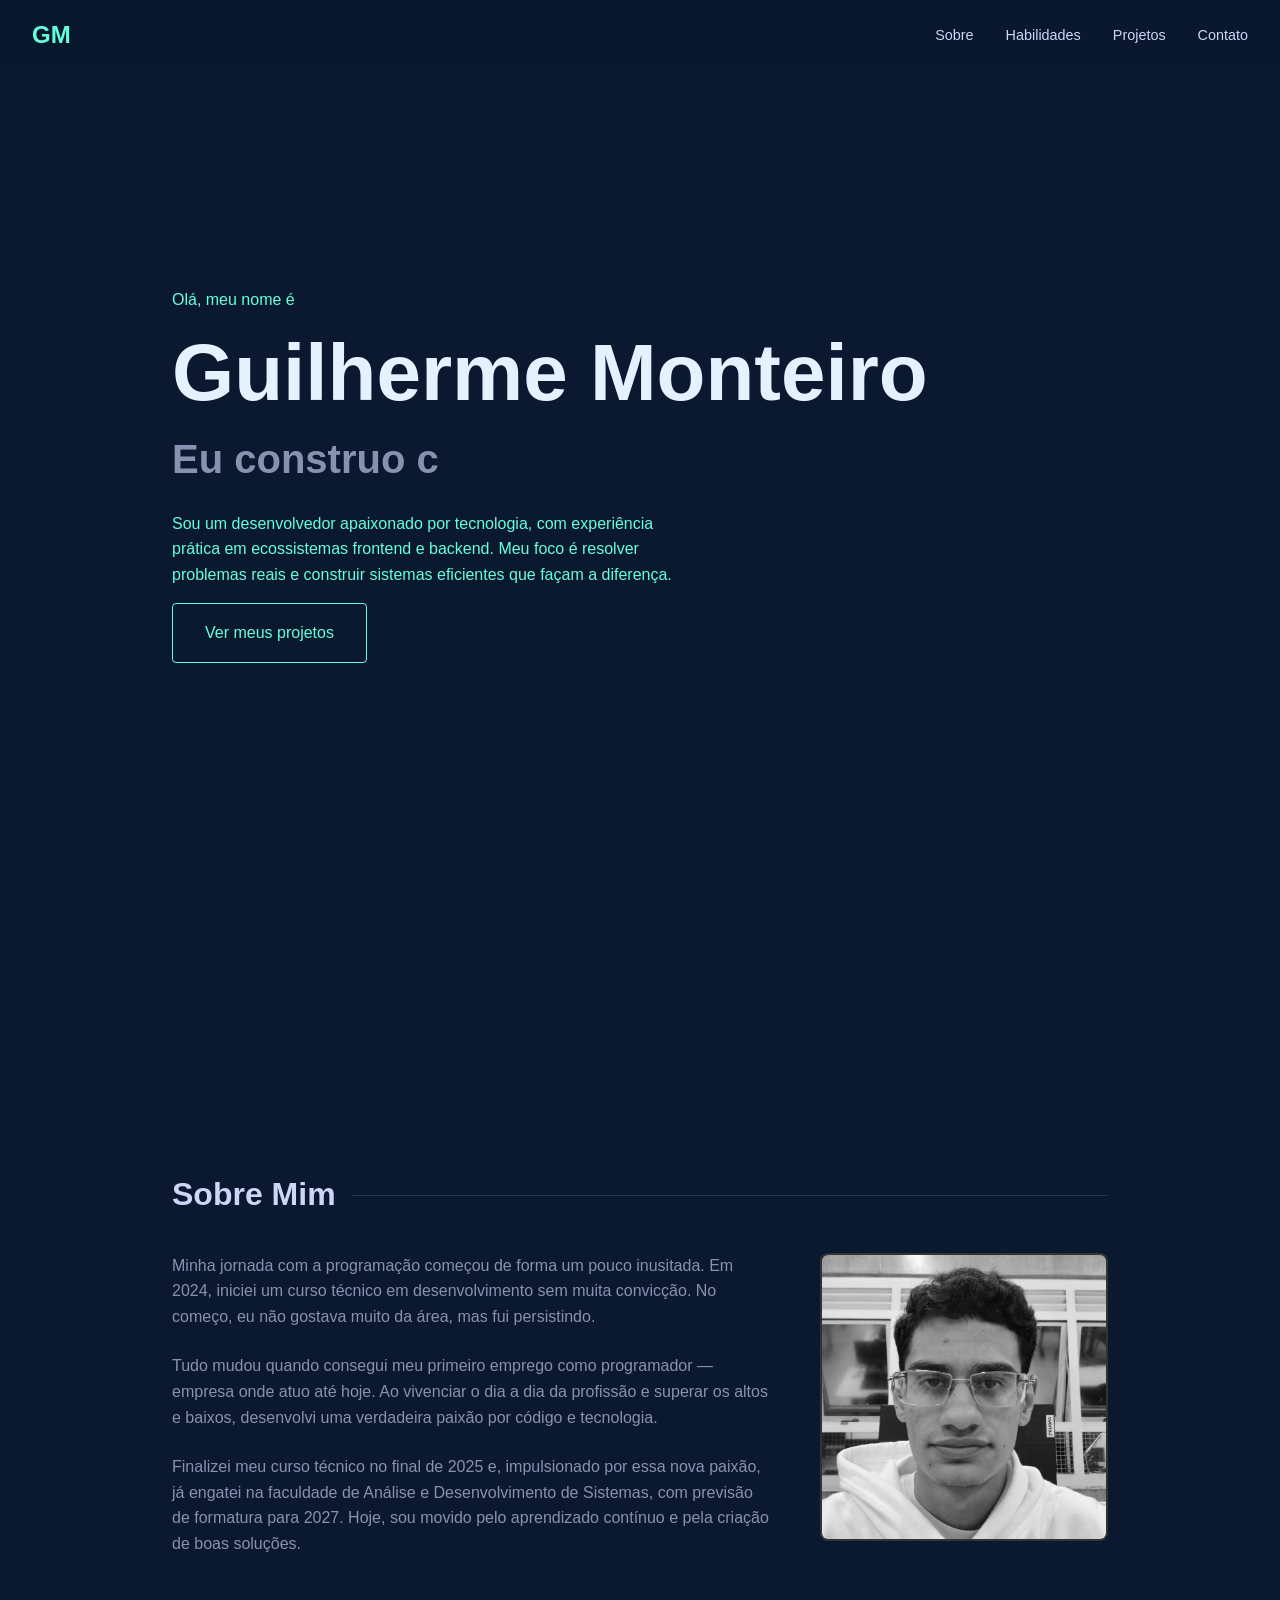
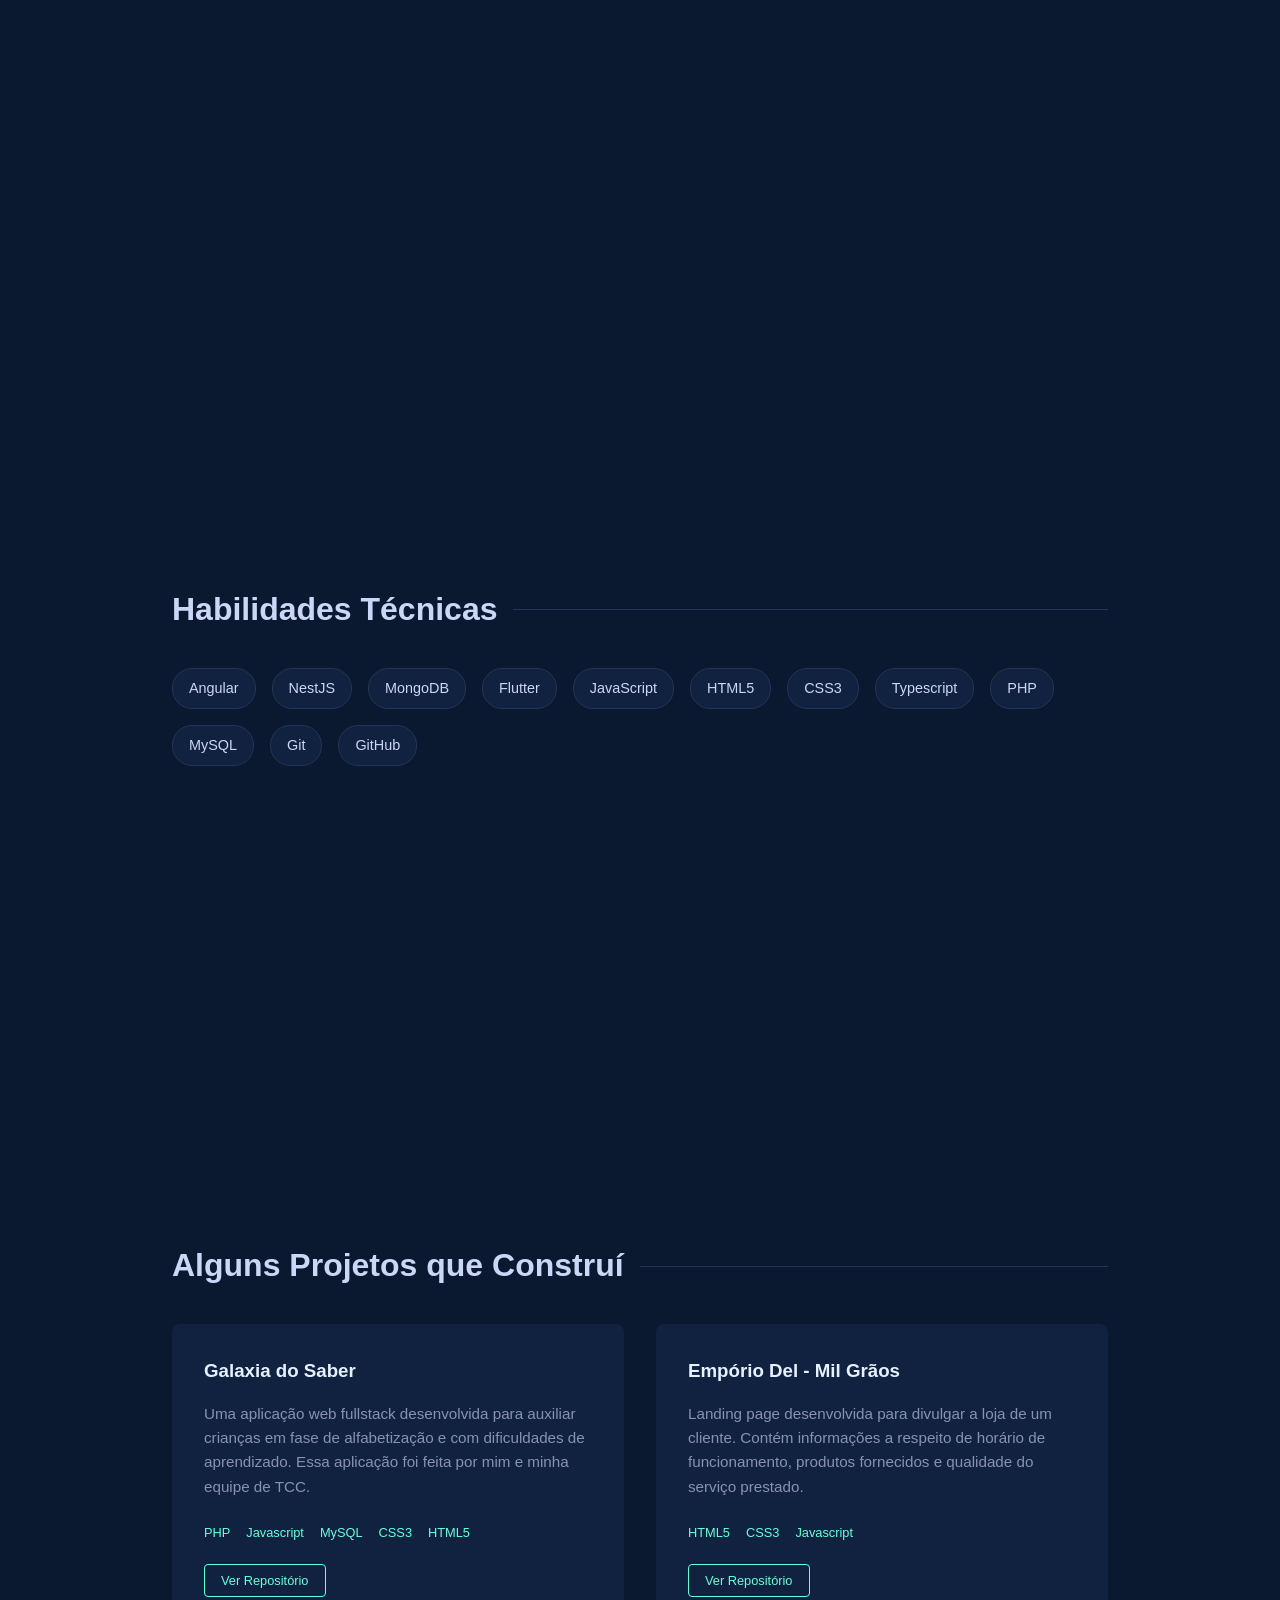
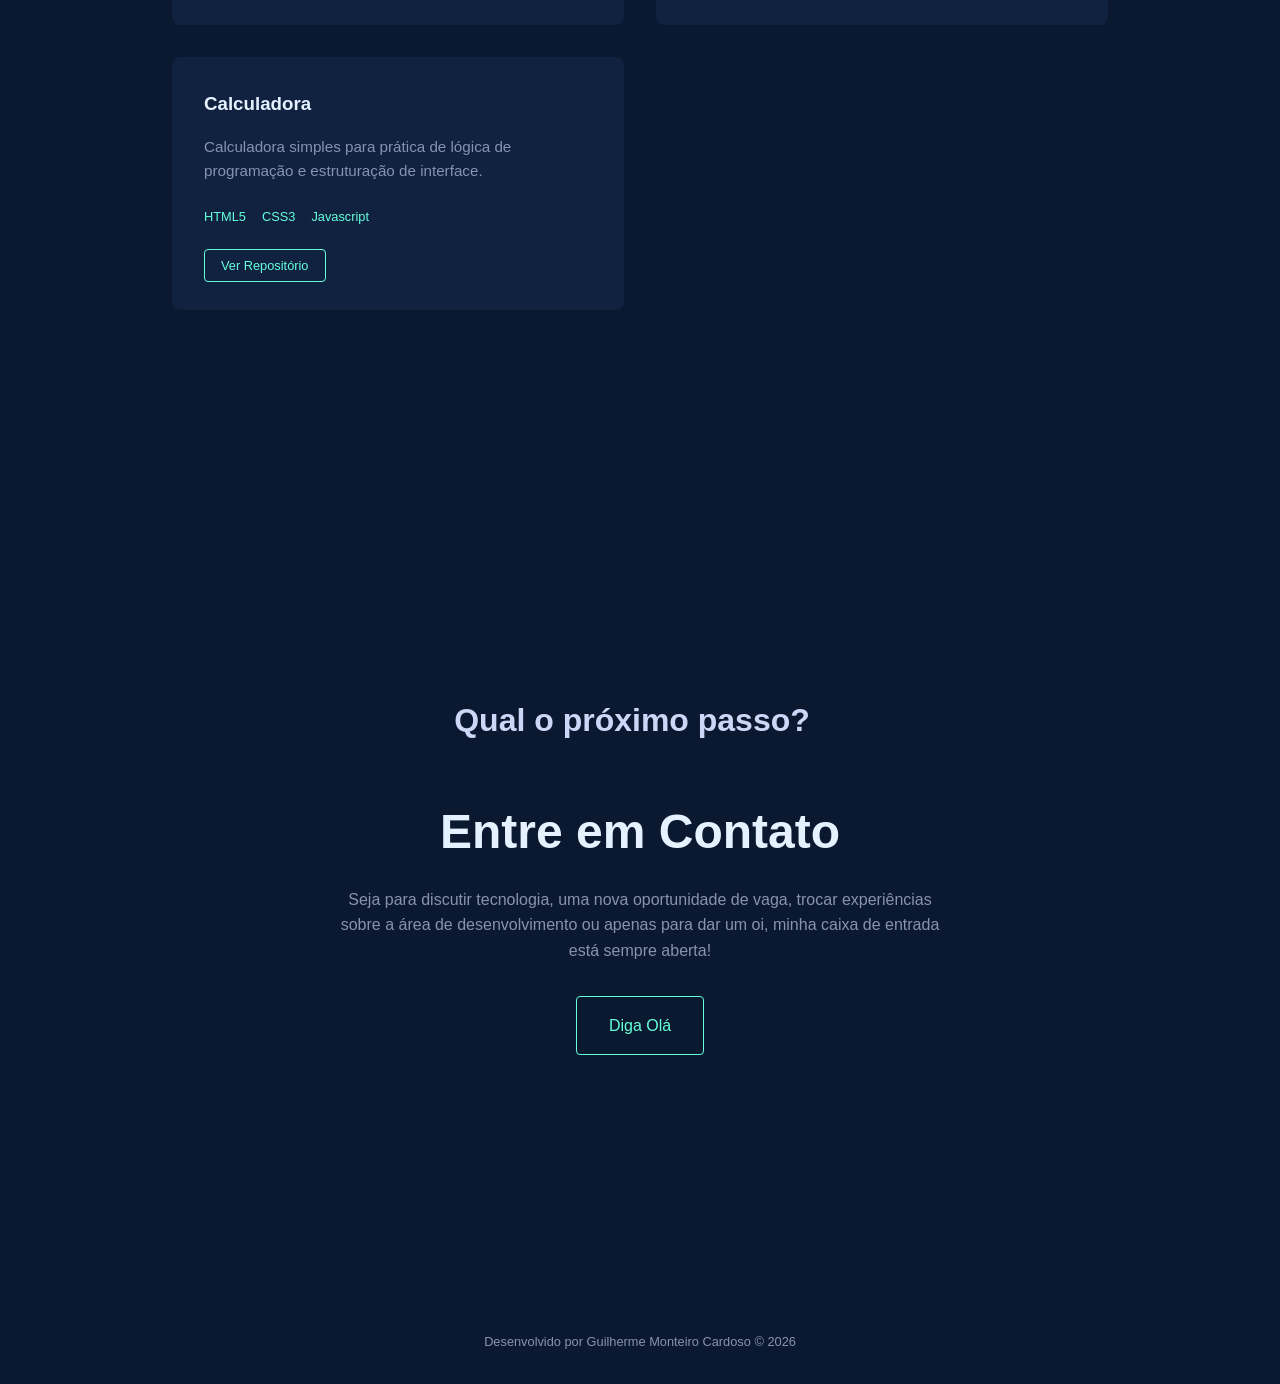
<file: index.html>
<!DOCTYPE html>
<html lang="pt-BR">

<head>
    <meta charset="UTF-8">
    <meta name="viewport" content="width=device-width, initial-scale=1.0">
    <title>Guilherme Cardoso | Desenvolvedor Web & Mobile</title>
    <link rel="stylesheet" href="style.css">
</head>

<body>

    <header>
        <a href="#inicio" class="logo">GM</a>
        <nav>
            <ul>
                <li><a href="#sobre">Sobre</a></li>
                <li><a href="#habilidades">Habilidades</a></li>
                <li><a href="#projetos">Projetos</a></li>
                <li><a href="#contato">Contato</a></li>
            </ul>
        </nav>
    </header>

    <main>
        <section id="inicio" class="hero">
            <p>Olá, meu nome é</p>
            <h1>Guilherme Monteiro</h1>
            <h3 id="efeito-maquina"></h3>
            <p class="hero-desc">Sou um desenvolvedor apaixonado por tecnologia, com experiência prática em ecossistemas
                frontend e backend. Meu foco é resolver problemas reais e construir sistemas eficientes que façam a
                diferença.</p>
            <a href="#projetos" class="btn">Ver meus projetos</a>
        </section>

        <section id="sobre">
            <h2>Sobre Mim</h2>
            <div class="sobre-conteudo">
                <div class="sobre-texto">
                    <p>Minha jornada com a programação começou de forma um pouco inusitada. Em 2024, iniciei um curso
                        técnico em desenvolvimento sem muita convicção. No começo, eu não gostava muito da área, mas fui
                        persistindo.</p>
                    <p>Tudo mudou quando consegui meu primeiro emprego como programador — empresa onde atuo até hoje. Ao
                        vivenciar o dia a dia da profissão e superar os altos e baixos, desenvolvi uma verdadeira paixão
                        por código e tecnologia.</p>
                    <p>Finalizei meu curso técnico no final de 2025 e, impulsionado por essa nova paixão, já engatei na
                        faculdade de Análise e Desenvolvimento de Sistemas, com previsão de formatura para 2027. Hoje,
                        sou movido pelo aprendizado contínuo e pela criação de boas soluções.</p>
                </div>

                <div class="sobre-foto-container">
                    <img src="gui.png" alt="Foto de Guilherme Cardoso" class="sobre-foto">
                </div>
            </div>
        </section>

        <section id="habilidades">
            <h2>Habilidades Técnicas</h2>
            <div class="habilidades-lista">
                <span class="habilidade-item">Angular</span>
                <span class="habilidade-item">NestJS</span>
                <span class="habilidade-item">MongoDB</span>
                <span class="habilidade-item">Flutter</span>
                <span class="habilidade-item">JavaScript</span>
                <span class="habilidade-item">HTML5</span>
                <span class="habilidade-item">CSS3</span>
                <span class="habilidade-item">Typescript</span>
                <span class="habilidade-item">PHP</span>
                <span class="habilidade-item">MySQL</span>
                <span class="habilidade-item">Git</span>
                <span class="habilidade-item">GitHub</span>
            </div>
        </section>

        <section id="projetos">
            <h2>Alguns Projetos que Construí</h2>
            <div class="grid-projetos">
                <div class="card-projeto">
                    <h3>Galaxia do Saber</h3>
                    <p>Uma aplicação web fullstack desenvolvida para auxiliar crianças em
                        fase de alfabetização e com
                        dificuldades de aprendizado. Essa aplicação foi feita por mim e minha equipe de TCC.</p>
                    <div class="tags">
                        <span>PHP</span>
                        <span>Javascript</span>
                        <span>MySQL</span>
                        <span>CSS3</span>
                        <span>HTML5</span>
                    </div>
                    <a href="https://github.com/gui07777/galaxia-do-saber" target="_blank" class="btn"
                        style="padding: 0.5rem 1rem; font-size: 0.8rem; ">Ver Repositório</a>
                </div>

                <div class="card-projeto">
                    <h3>Empório Del - Mil Grãos</h3>
                    <p>Landing page desenvolvida para divulgar a loja de um cliente. Contém informações a respeito de
                        horário de funcionamento, produtos fornecidos e qualidade do serviço prestado.</p>
                    <div class="tags">
                        <span>HTML5</span>
                        <span>CSS3</span>
                        <span>Javascript</span>
                    </div>
                    <a href="https://github.com/gui07777/emporio-del-app" class="btn" style="padding: 0.5rem 1rem; font-size: 0.8rem;">Ver Repositório</a>
                </div>

                <div class="card-projeto">
                    <h3>Calculadora</h3>
                    <p>Calculadora simples para prática de lógica de programação e estruturação de interface.</p>
                    <div class="tags">
                        <span>HTML5</span>
                        <span>CSS3</span>
                        <span>Javascript</span>
                    </div>
                    <a href="https://github.com/gui07777/calculadora" class="btn" style="padding: 0.5rem 1rem; font-size: 0.8rem;">Ver Repositório</a>
                </div>
            </div>
        </section>

        <section id="contato" class="contato">
            <h2>Qual o próximo passo?</h2>
            <h1 style="font-size: 3rem; color: #e6f1ff; margin: 1rem 0;">Entre em Contato</h1>
            <p>Seja para discutir tecnologia, uma nova oportunidade de vaga, trocar experiências sobre a área de
                desenvolvimento ou apenas para dar um oi, minha caixa de entrada está sempre aberta!</p>
            <a href="https://www.linkedin.com/in/guilherme-monteiro-cardoso-developer" class="btn" target="_blank">Diga
                Olá</a>
        </section>
    </main>

    <footer>
        <p>Desenvolvido por Guilherme Monteiro Cardoso &copy; 2026</p>
    </footer>

    <script src="script.js"></script>
</body>

</html>
</file>
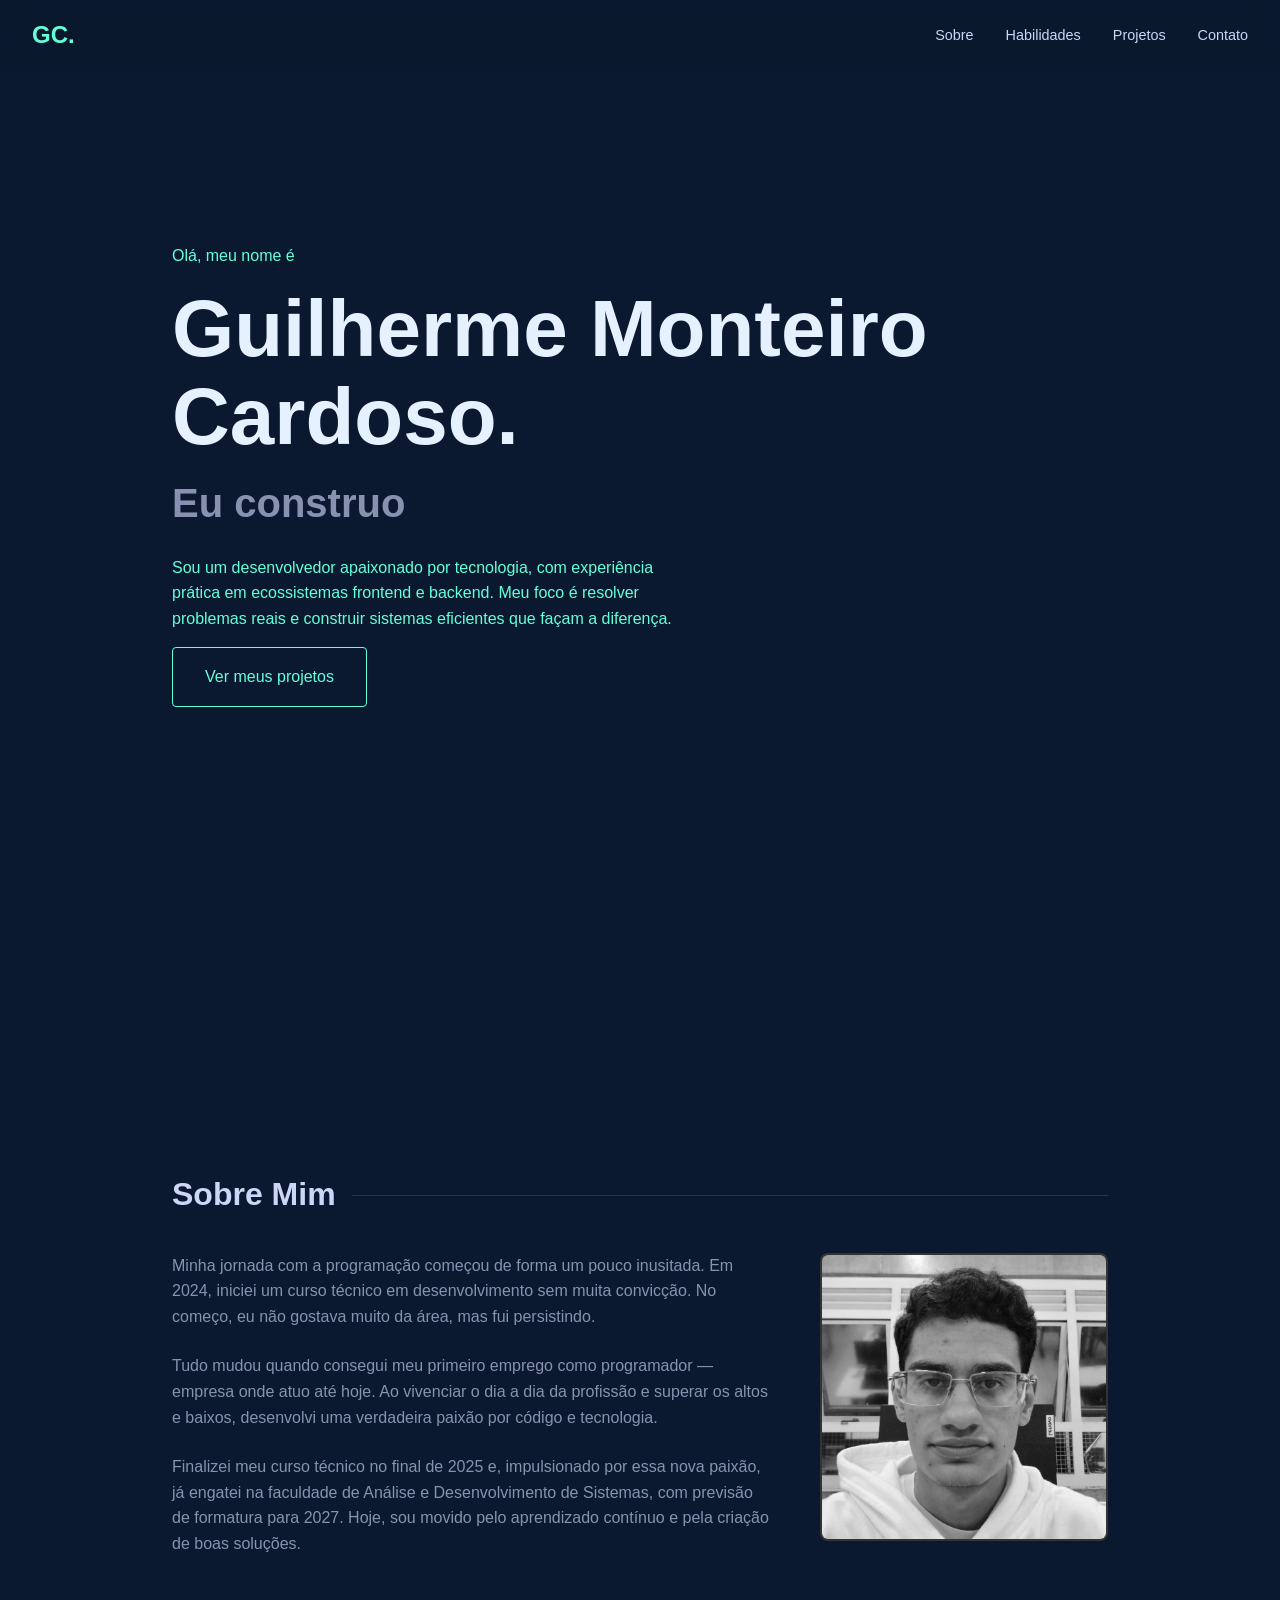
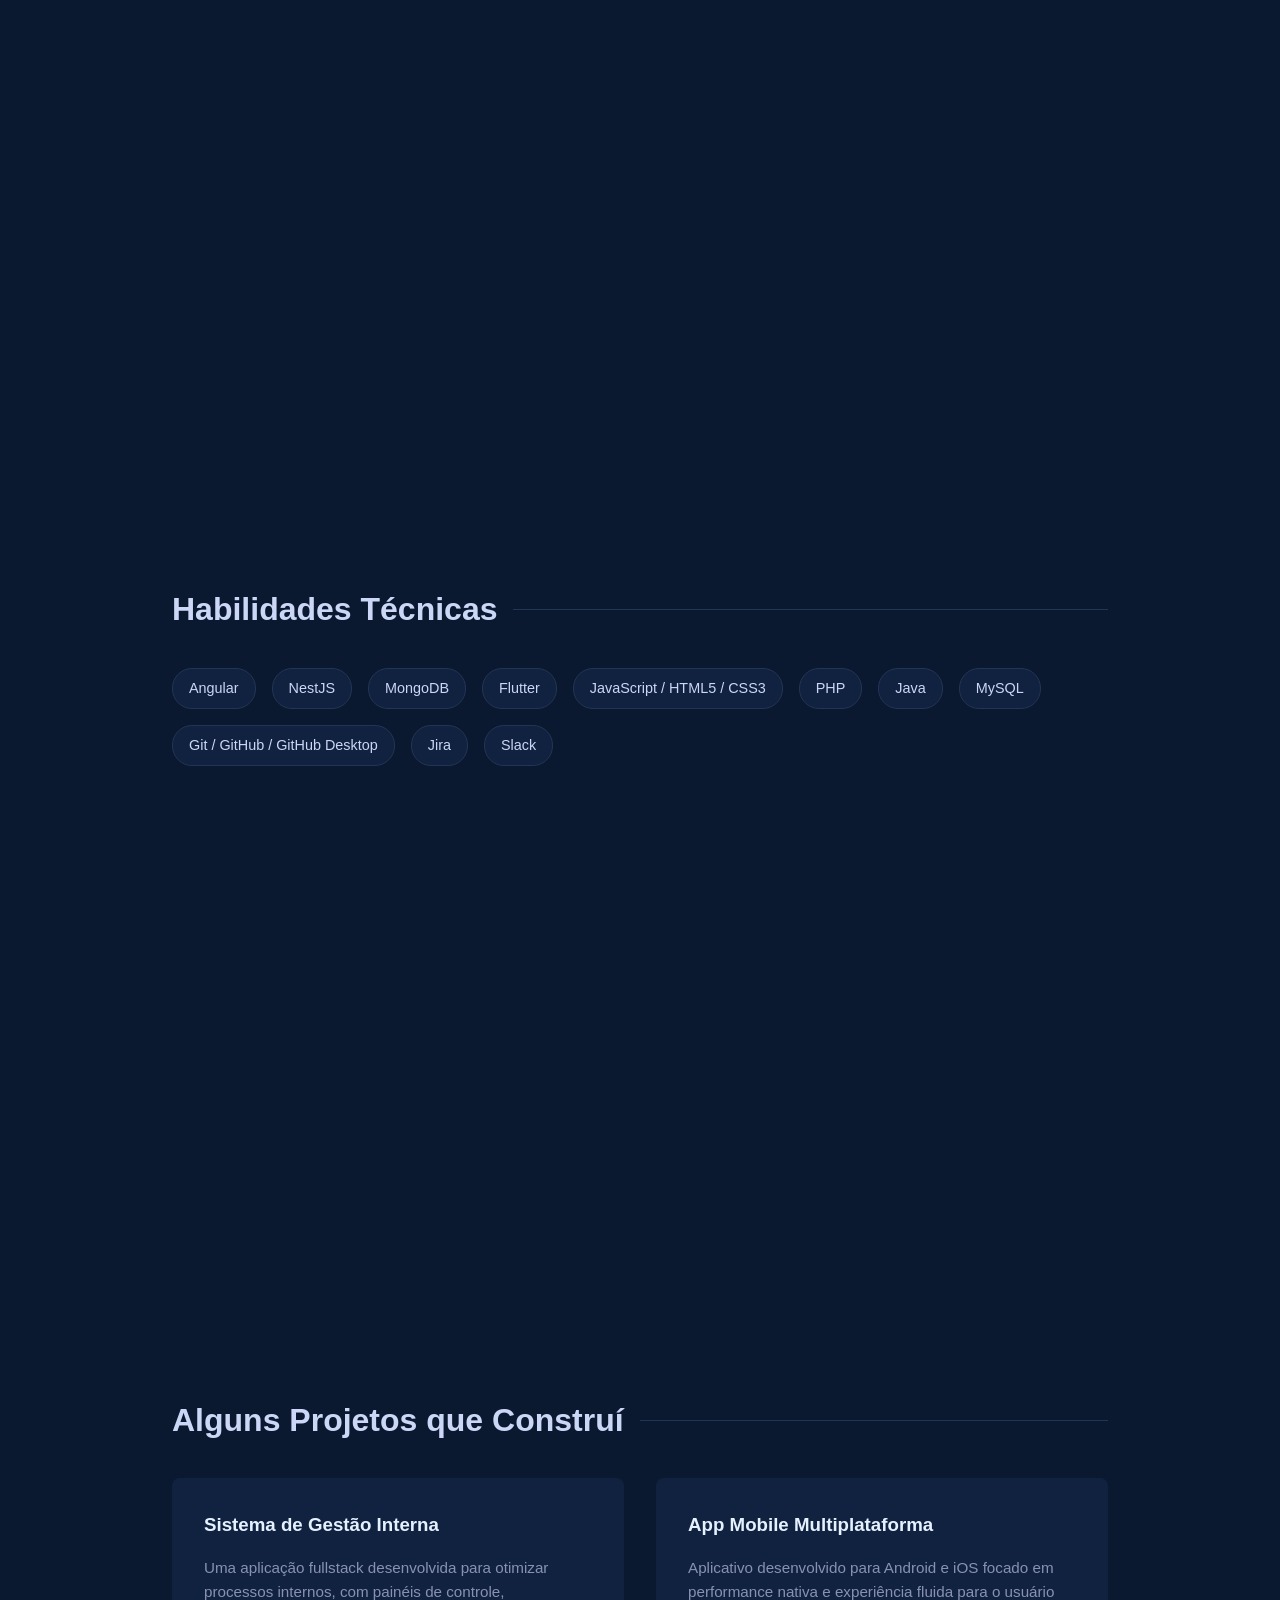
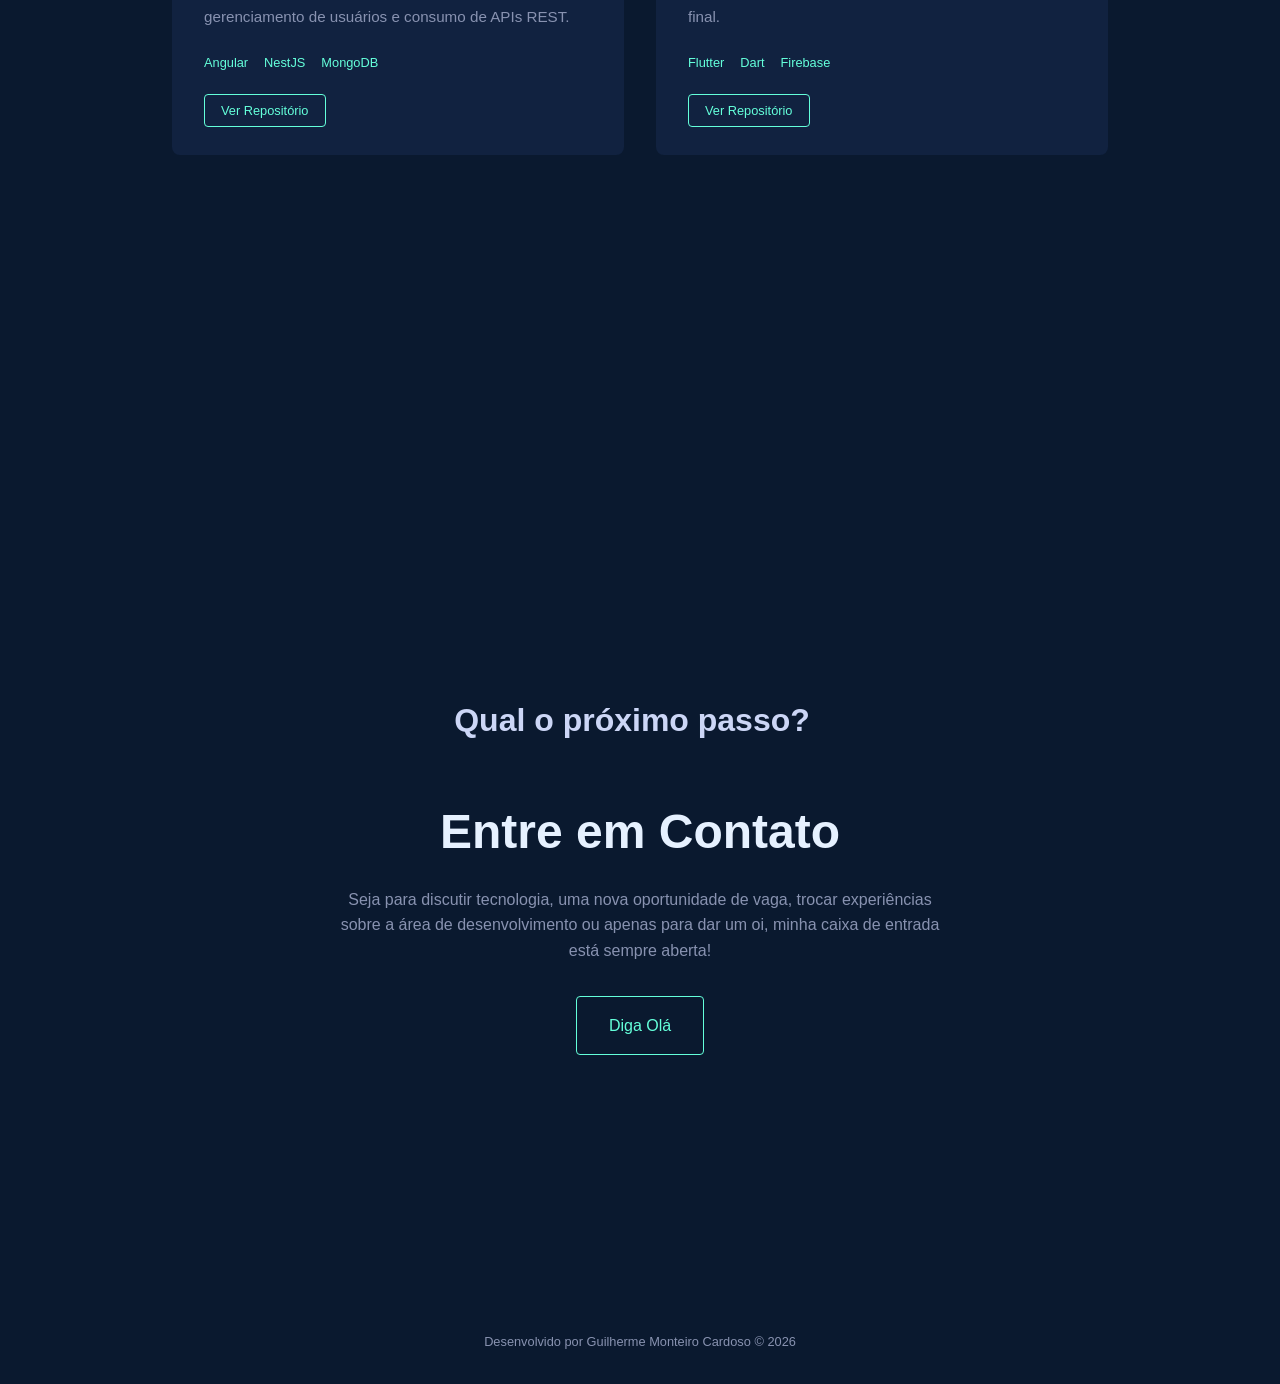
<file: main.html>
<!DOCTYPE html>
<html lang="pt-BR">

<head>
    <meta charset="UTF-8">
    <meta name="viewport" content="width=device-width, initial-scale=1.0">
    <title>Guilherme Cardoso | Desenvolvedor Web & Mobile</title>
    <link rel="stylesheet" href="main.css">
</head>

<body>

    <header>
        <a href="#inicio" class="logo">GC.</a>
        <nav>
            <ul>
                <li><a href="#sobre">Sobre</a></li>
                <li><a href="#habilidades">Habilidades</a></li>
                <li><a href="#projetos">Projetos</a></li>
                <li><a href="#contato">Contato</a></li>
            </ul>
        </nav>
    </header>

    <main>
        <section id="inicio" class="hero">
            <p>Olá, meu nome é</p>
            <h1>Guilherme Monteiro Cardoso.</h1>
            <h3 id="efeito-maquina"></h3>
            <p class="hero-desc">Sou um desenvolvedor apaixonado por tecnologia, com experiência prática em ecossistemas
                frontend e backend. Meu foco é resolver problemas reais e construir sistemas eficientes que façam a
                diferença.</p>
            <a href="#projetos" class="btn">Ver meus projetos</a>
        </section>

        <section id="sobre">
            <h2>Sobre Mim</h2>
            <div class="sobre-conteudo">
                <div class="sobre-texto">
                    <p>Minha jornada com a programação começou de forma um pouco inusitada. Em 2024, iniciei um curso técnico em desenvolvimento sem muita convicção. No começo, eu não gostava muito da área, mas fui persistindo.</p>
                    <p>Tudo mudou quando consegui meu primeiro emprego como programador — empresa onde atuo até hoje. Ao vivenciar o dia a dia da profissão e superar os altos e baixos, desenvolvi uma verdadeira paixão por código e tecnologia.</p>
                    <p>Finalizei meu curso técnico no final de 2025 e, impulsionado por essa nova paixão, já engatei na faculdade de Análise e Desenvolvimento de Sistemas, com previsão de formatura para 2027. Hoje, sou movido pelo aprendizado contínuo e pela criação de boas soluções.</p>
                </div>
                
                <div class="sobre-foto-container">
                    <img src="gui.png" alt="Foto de Guilherme Cardoso" class="sobre-foto">
                </div>
            </div>
        </section>

        <section id="habilidades">
            <h2>Habilidades Técnicas</h2>
            <div class="habilidades-lista">
                <span class="habilidade-item">Angular</span>
                <span class="habilidade-item">NestJS</span>
                <span class="habilidade-item">MongoDB</span>
                <span class="habilidade-item">Flutter</span>
                <span class="habilidade-item">JavaScript / HTML5 / CSS3</span>
                <span class="habilidade-item">PHP</span>
                <span class="habilidade-item">Java</span>
                <span class="habilidade-item">MySQL</span>
                <span class="habilidade-item">Git / GitHub / GitHub Desktop</span>
                <span class="habilidade-item">Jira</span>
                <span class="habilidade-item">Slack</span>
            </div>
        </section>

        <section id="projetos">
            <h2>Alguns Projetos que Construí</h2>
            <div class="grid-projetos">
                <div class="card-projeto">
                    <h3>Sistema de Gestão Interna</h3>
                    <p>Uma aplicação fullstack desenvolvida para otimizar processos internos, com painéis de controle,
                        gerenciamento de usuários e consumo de APIs REST.</p>
                    <div class="tags">
                        <span>Angular</span>
                        <span>NestJS</span>
                        <span>MongoDB</span>
                    </div>
                    <a href="#" class="btn" style="padding: 0.5rem 1rem; font-size: 0.8rem;">Ver Repositório</a>
                </div>
                
                <div class="card-projeto">
                    <h3>App Mobile Multiplataforma</h3>
                    <p>Aplicativo desenvolvido para Android e iOS focado em performance nativa e experiência fluida para o
                        usuário final.</p>
                    <div class="tags">
                        <span>Flutter</span>
                        <span>Dart</span>
                        <span>Firebase</span>
                    </div>
                    <a href="#" class="btn" style="padding: 0.5rem 1rem; font-size: 0.8rem;">Ver Repositório</a>
                </div>
            </div>
        </section>

        <section id="contato" class="contato">
            <h2>Qual o próximo passo?</h2>
            <h1 style="font-size: 3rem; color: #e6f1ff; margin: 1rem 0;">Entre em Contato</h1>
            <p>Seja para discutir tecnologia, uma nova oportunidade de vaga, trocar experiências sobre a área de
                desenvolvimento ou apenas para dar um oi, minha caixa de entrada está sempre aberta!</p>
            <a href="mailto:seuemail@exemplo.com" class="btn">Diga Olá</a>
        </section>
    </main>

    <footer>
        <p>Desenvolvido por Guilherme Monteiro Cardoso &copy; 2026</p>
    </footer>

    <script src="main.js"></script>
</body>

</html>
</file>
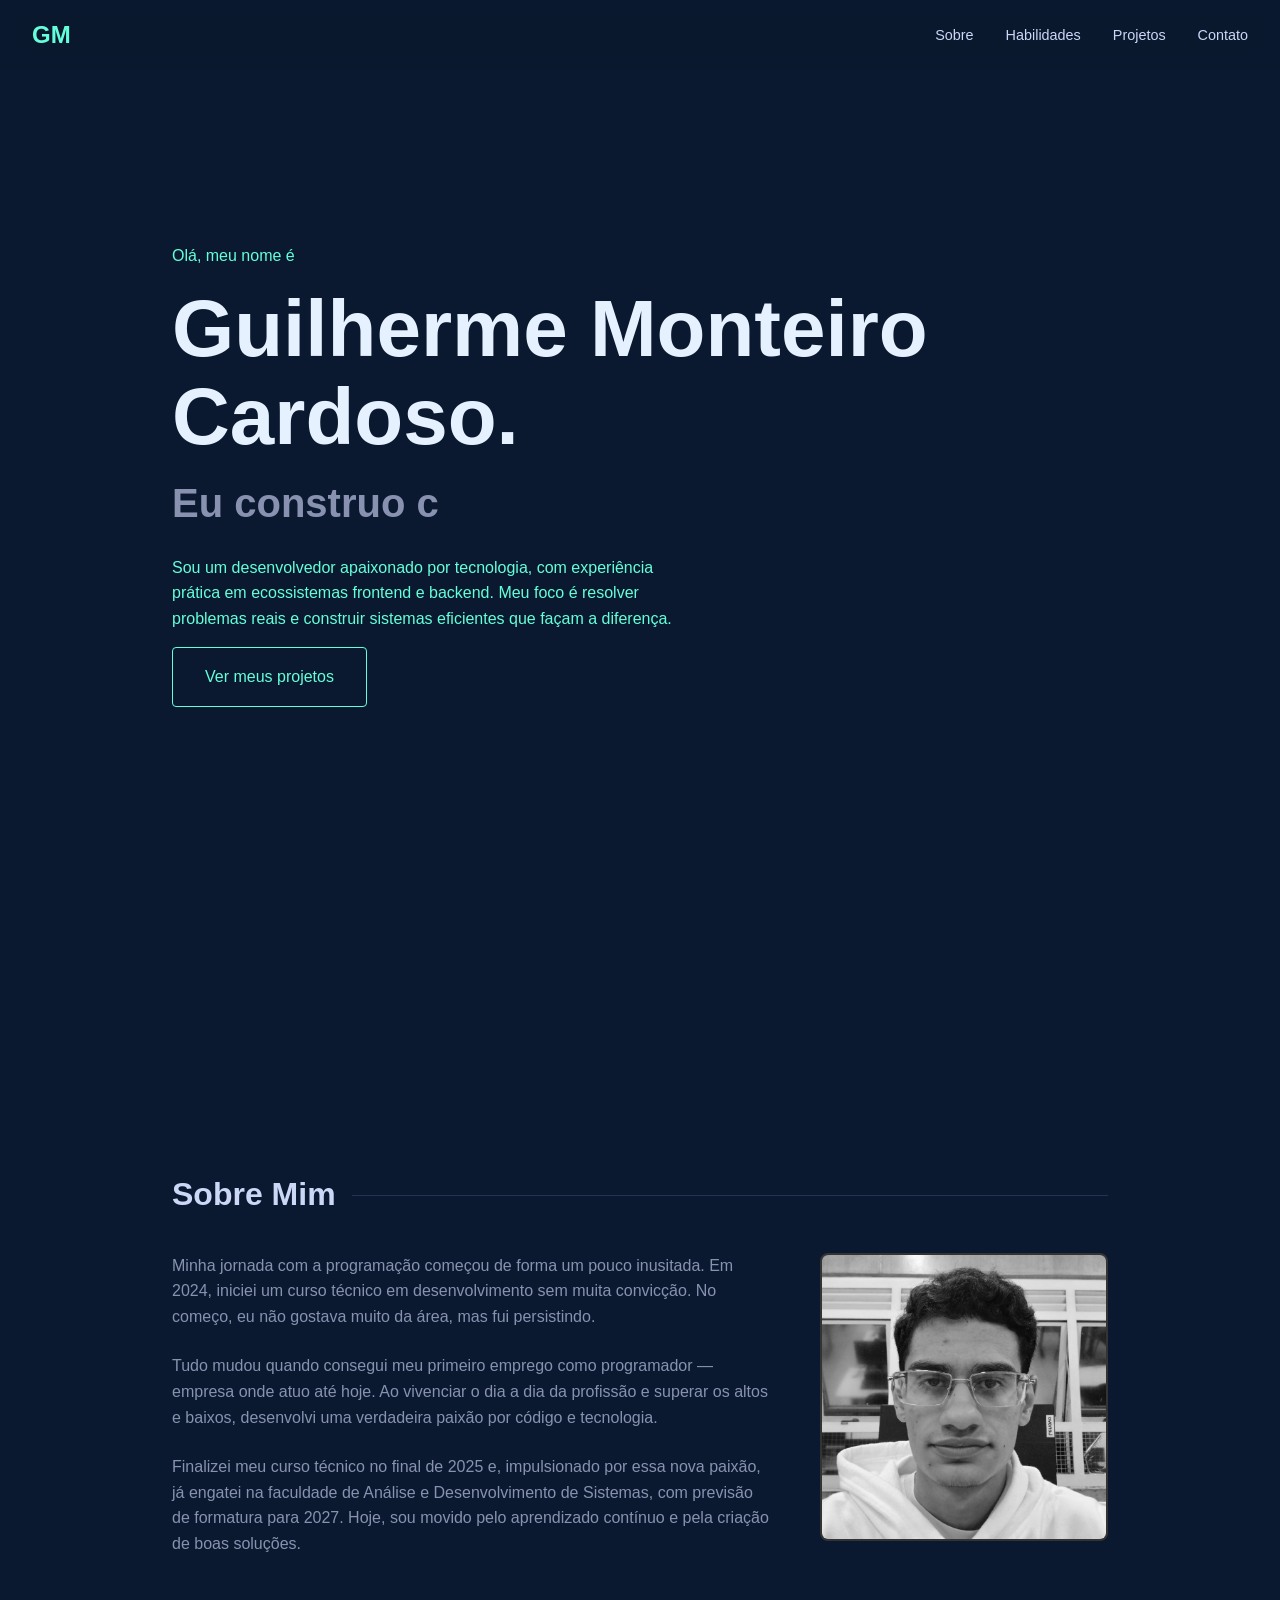
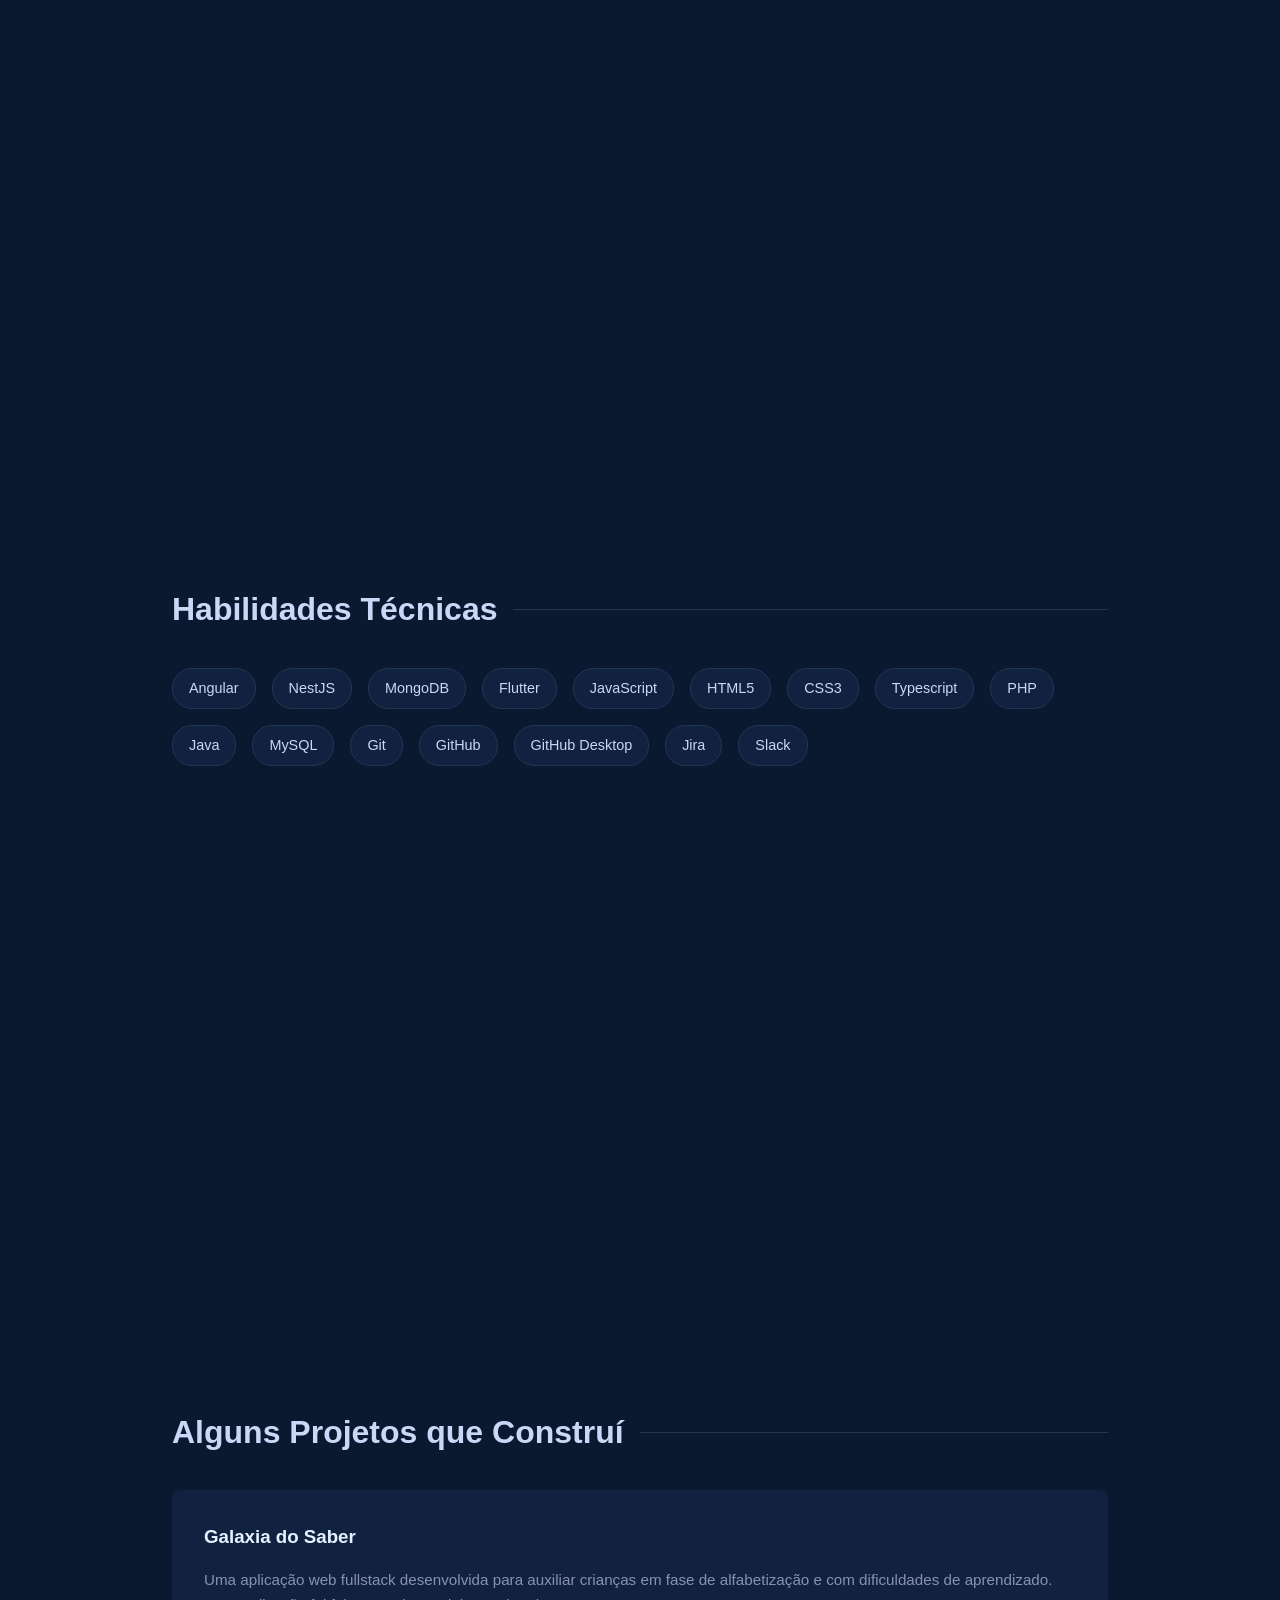
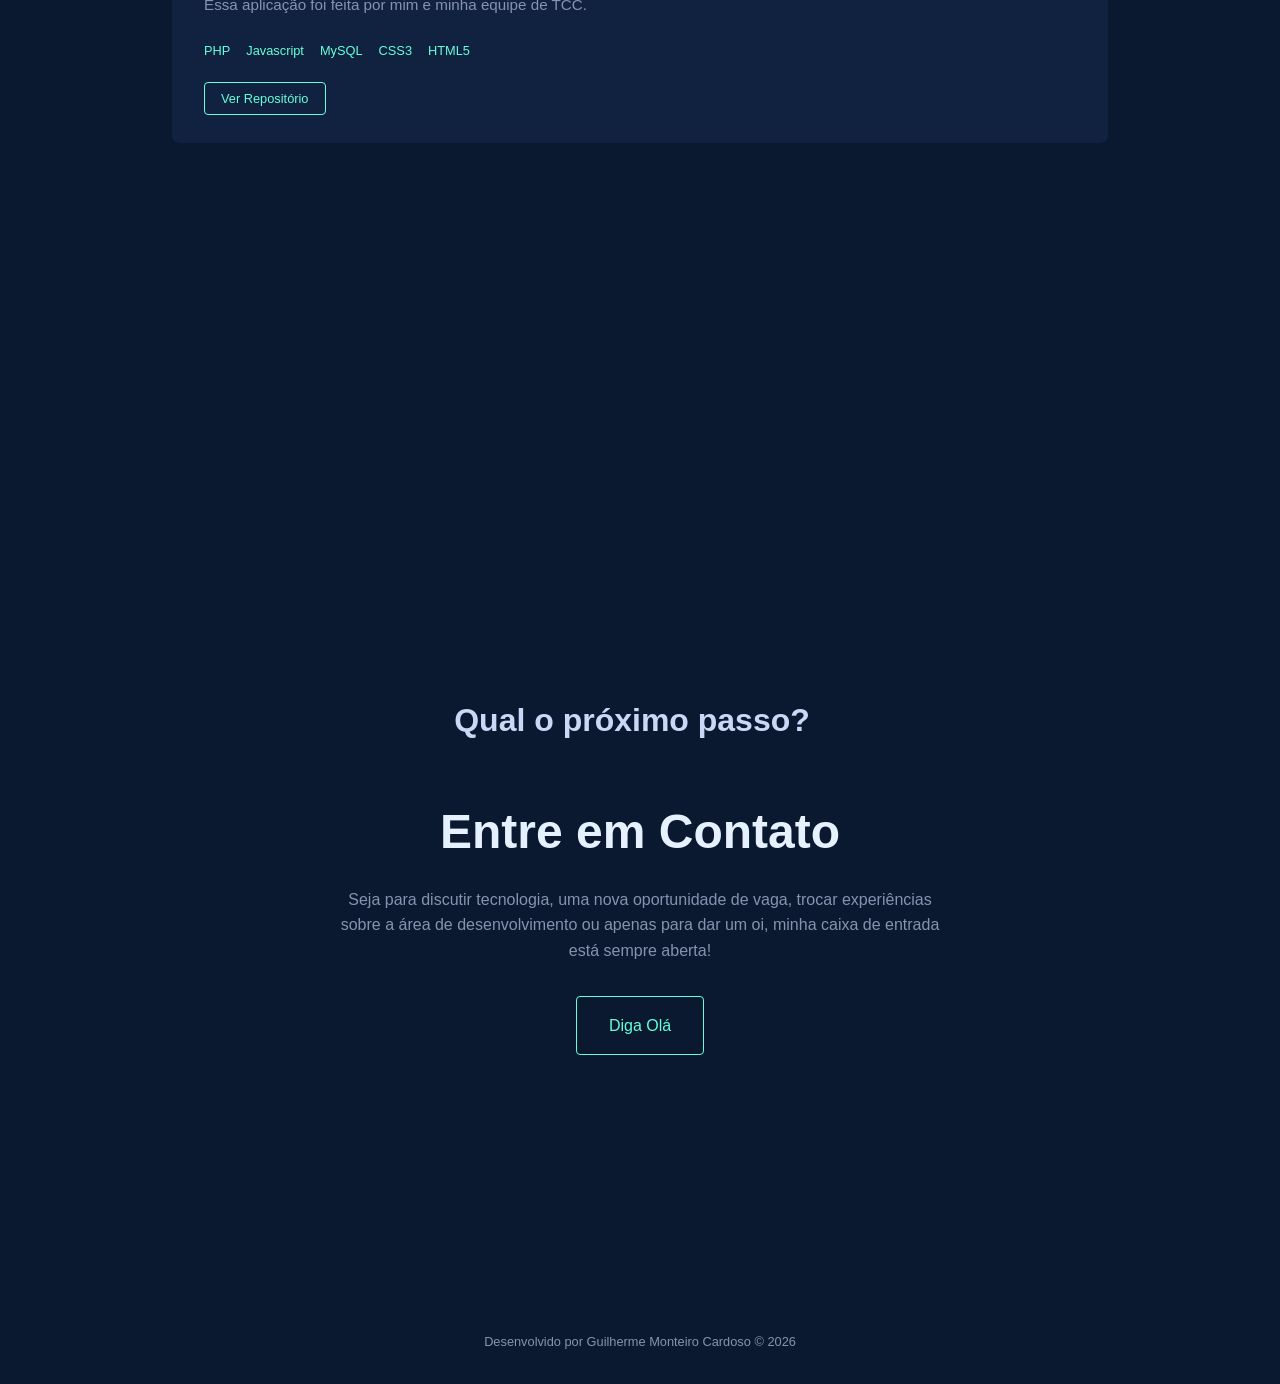
<file: page.html>
<!DOCTYPE html>
<html lang="pt-BR">

<head>
    <meta charset="UTF-8">
    <meta name="viewport" content="width=device-width, initial-scale=1.0">
    <title>Guilherme Cardoso | Desenvolvedor Web & Mobile</title>
    <link rel="stylesheet" href="style.css">
</head>

<body>

    <header>
        <a href="#inicio" class="logo">GM</a>
        <nav>
            <ul>
                <li><a href="#sobre">Sobre</a></li>
                <li><a href="#habilidades">Habilidades</a></li>
                <li><a href="#projetos">Projetos</a></li>
                <li><a href="#contato">Contato</a></li>
            </ul>
        </nav>
    </header>

    <main>
        <section id="inicio" class="hero">
            <p>Olá, meu nome é</p>
            <h1>Guilherme Monteiro Cardoso.</h1>
            <h3 id="efeito-maquina"></h3>
            <p class="hero-desc">Sou um desenvolvedor apaixonado por tecnologia, com experiência prática em ecossistemas
                frontend e backend. Meu foco é resolver problemas reais e construir sistemas eficientes que façam a
                diferença.</p>
            <a href="#projetos" class="btn">Ver meus projetos</a>
        </section>

        <section id="sobre">
            <h2>Sobre Mim</h2>
            <div class="sobre-conteudo">
                <div class="sobre-texto">
                    <p>Minha jornada com a programação começou de forma um pouco inusitada. Em 2024, iniciei um curso
                        técnico em desenvolvimento sem muita convicção. No começo, eu não gostava muito da área, mas fui
                        persistindo.</p>
                    <p>Tudo mudou quando consegui meu primeiro emprego como programador — empresa onde atuo até hoje. Ao
                        vivenciar o dia a dia da profissão e superar os altos e baixos, desenvolvi uma verdadeira paixão
                        por código e tecnologia.</p>
                    <p>Finalizei meu curso técnico no final de 2025 e, impulsionado por essa nova paixão, já engatei na
                        faculdade de Análise e Desenvolvimento de Sistemas, com previsão de formatura para 2027. Hoje,
                        sou movido pelo aprendizado contínuo e pela criação de boas soluções.</p>
                </div>

                <div class="sobre-foto-container">
                    <img src="gui.png" alt="Foto de Guilherme Cardoso" class="sobre-foto">
                </div>
            </div>
        </section>

        <section id="habilidades">
            <h2>Habilidades Técnicas</h2>
            <div class="habilidades-lista">
                <span class="habilidade-item">Angular</span>
                <span class="habilidade-item">NestJS</span>
                <span class="habilidade-item">MongoDB</span>
                <span class="habilidade-item">Flutter</span>
                <span class="habilidade-item">JavaScript</span>
                <span class="habilidade-item">HTML5</span>
                <span class="habilidade-item">CSS3</span>
                <span class="habilidade-item">Typescript</span>
                <span class="habilidade-item">PHP</span>
                <span class="habilidade-item">Java</span>
                <span class="habilidade-item">MySQL</span>
                <span class="habilidade-item">Git</span>
                <span class="habilidade-item">GitHub</span>
                <span class="habilidade-item">GitHub Desktop</span>
                <span class="habilidade-item">Jira</span>
                <span class="habilidade-item">Slack</span>
            </div>
        </section>

        <section id="projetos">
            <h2>Alguns Projetos que Construí</h2>
            <div class="grid-projetos">
                <div class="card-projeto">
                    <h3>Galaxia do Saber</h3>
                    <p>Uma aplicação web fullstack desenvolvida para auxiliar crianças em
                        fase de alfabetização e com
                        dificuldades de aprendizado. Essa aplicação foi feita por mim e minha equipe de TCC.</p>
                    <div class="tags">
                        <span>PHP</span>
                        <span>Javascript</span>
                        <span>MySQL</span>
                        <span>CSS3</span>
                        <span>HTML5</span>
                    </div>
                    <a href="https://github.com/gui07777/galaxia-do-saber" target="_blank" class="btn"
                        style="padding: 0.5rem 1rem; font-size: 0.8rem; ">Ver Repositório</a>
                </div>

                <!-- <div class="card-projeto">
                    <h3>App Mobile Multiplataforma</h3>
                    <p>Aplicativo desenvolvido para Android e iOS focado em performance nativa e experiência fluida para
                        o
                        usuário final.</p>
                    <div class="tags">
                        <span>Flutter</span>
                        <span>Dart</span>
                        <span>Firebase</span>
                    </div>
                    <a href="#" class="btn" style="padding: 0.5rem 1rem; font-size: 0.8rem;">Ver Repositório</a>
                </div> -->
            </div>
        </section>

        <section id="contato" class="contato">
            <h2>Qual o próximo passo?</h2>
            <h1 style="font-size: 3rem; color: #e6f1ff; margin: 1rem 0;">Entre em Contato</h1>
            <p>Seja para discutir tecnologia, uma nova oportunidade de vaga, trocar experiências sobre a área de
                desenvolvimento ou apenas para dar um oi, minha caixa de entrada está sempre aberta!</p>
            <a href="https://www.linkedin.com/in/guilherme-monteiro-cardoso-developer" class="btn" target="_blank">Diga
                Olá</a>
        </section>
    </main>

    <footer>
        <p>Desenvolvido por Guilherme Monteiro Cardoso &copy; 2026</p>
    </footer>

    <script src="script.js"></script>
</body>

</html>
</file>
<file: style.css>
:root {
    --bg-color: #0a192f;
    --text-color: #ccd6f6;
    --accent-color: #64ffda;
    --card-bg: #112240;
    --font-main: 'Segoe UI', Tahoma, Geneva, Verdana, sans-serif;
}

* {
    margin: 0;
    padding: 0;
    box-sizing: border-box;
}

html {
    scroll-behavior: smooth;
}

body {
    background-color: var(--bg-color);
    color: var(--text-color);
    font-family: var(--font-main);
    line-height: 1.6;
}

header {
    position: fixed;
    top: 0;
    width: 100%;
    background: rgba(10, 25, 47, 0.9);
    backdrop-filter: blur(10px);
    padding: 1rem 2rem;
    z-index: 100;
    display: flex;
    justify-content: space-between;
    align-items: center;
}

.logo {
    color: var(--accent-color);
    font-size: 1.5rem;
    font-weight: bold;
    text-decoration: none;
}

nav ul {
    display: flex;
    list-style: none;
    gap: 2rem;
}

nav a {
    color: var(--text-color);
    text-decoration: none;
    font-size: 0.9rem;
    transition: color 0.3s;
}

nav a:hover {
    color: var(--accent-color);
}

section {
    padding: 100px 2rem 50px;
    max-width: 1000px;
    margin: 0 auto;
    min-height: 100vh;
    display: flex;
    flex-direction: column;
    justify-content: center;
}

h2 {
    font-size: 2rem;
    margin-bottom: 2rem;
    color: var(--text-color);
    display: flex;
    align-items: center;
}

h2::after {
    content: "";
    height: 1px;
    background-color: #233554;
    flex-grow: 1;
    margin-left: 1rem;
}

.hero {
    align-items: flex-start;
}

.hero p {
    color: var(--accent-color);
    margin-bottom: 1rem;
}

.hero h1 {
    font-size: clamp(40px, 8vw, 80px);
    color: #e6f1ff;
    line-height: 1.1;
}

.hero h3 {
    font-size: clamp(20px, 4vw, 40px);
    color: #8892b0;
    margin-top: 10px;
    margin-bottom: 20px;
}

.hero-desc {
    max-width: 500px;
    color: #8892b0;
    margin-bottom: 2rem;
}

.btn {
    padding: 1rem 2rem;
    background: transparent;
    color: var(--accent-color);
    border: 1px solid var(--accent-color);
    border-radius: 4px;
    text-decoration: none;
    font-size: 1rem;
    transition: all 0.3s ease;
    cursor: pointer;
}

.btn:hover {
    background: rgba(100, 255, 218, 0.1);
}

.grid-projetos {
    display: grid;
    grid-template-columns: repeat(auto-fit, minmax(300px, 1fr));
    gap: 2rem;
}

.card-projeto {
    background-color: var(--card-bg);
    padding: 2rem;
    border-radius: 8px;
    transition: transform 0.3s ease;
}

.card-projeto:hover {
    transform: translateY(-10px);
}

.card-projeto h3 {
    color: #e6f1ff;
    margin-bottom: 1rem;
}

.card-projeto p {
    color: #8892b0;
    margin-bottom: 1.5rem;
    font-size: 0.95rem;
}

.tags {
    display: flex;
    gap: 1rem;
    font-size: 0.8rem;
    color: var(--accent-color);
    margin-bottom: 1.5rem;
}

.habilidades-lista {
    display: flex;
    flex-wrap: wrap;
    gap: 1rem;
}

.habilidade-item {
    background-color: var(--card-bg);
    padding: 0.5rem 1rem;
    border-radius: 20px;
    font-size: 0.9rem;
    border: 1px solid #233554;
}

.contato {
    text-align: center;
    align-items: center;
}

.contato p {
    max-width: 600px;
    margin-bottom: 2rem;
    color: #8892b0;
}

footer {
    text-align: center;
    padding: 2rem;
    color: #8892b0;
    font-size: 0.8rem;
}

@media (max-width: 768px) {
    nav ul {
        display: none;
    }
}

#sobre {
    display: flex;
    flex-direction: column;
}

.sobre-conteudo {
    display: flex;
    gap: 3rem;
    align-items: flex-start;
}

.sobre-texto {
    flex: 3;
    color: #8892b0;
    max-width: 600px;
}

.sobre-texto p {
    margin-bottom: 1.5rem;
}

.sobre-foto-container {
    flex: 1;
    position: relative;
    max-width: 300px;
}

.sobre-foto {
    width: 100%;
    height: auto;
    border-radius: 8px;
    filter: grayscale(100%);
    transition: all 0.3s ease;
    border: 2px solid #233554;
}

.sobre-foto:hover {
    filter: grayscale(0%);
    transform: translate(-5px, -5px);
}

@media (max-width: 768px) {
    .sobre-conteudo {
        flex-direction: column-reverse;
        align-items: center;
        text-align: center;
        gap: 2rem;
    }

    .sobre-foto-container {
        max-width: 200px;
    }
}
</file>
<file: main.css>
:root {
    --bg-color: #0a192f;
    --text-color: #ccd6f6;
    --accent-color: #64ffda;
    --card-bg: #112240;
    --font-main: 'Segoe UI', Tahoma, Geneva, Verdana, sans-serif;
}

* {
    margin: 0;
    padding: 0;
    box-sizing: border-box;
}

html {
    scroll-behavior: smooth;
}

body {
    background-color: var(--bg-color);
    color: var(--text-color);
    font-family: var(--font-main);
    line-height: 1.6;
}

header {
    position: fixed;
    top: 0;
    width: 100%;
    background: rgba(10, 25, 47, 0.9);
    backdrop-filter: blur(10px);
    padding: 1rem 2rem;
    z-index: 100;
    display: flex;
    justify-content: space-between;
    align-items: center;
}

.logo {
    color: var(--accent-color);
    font-size: 1.5rem;
    font-weight: bold;
    text-decoration: none;
}

nav ul {
    display: flex;
    list-style: none;
    gap: 2rem;
}

nav a {
    color: var(--text-color);
    text-decoration: none;
    font-size: 0.9rem;
    transition: color 0.3s;
}

nav a:hover {
    color: var(--accent-color);
}

section {
    padding: 100px 2rem 50px;
    max-width: 1000px;
    margin: 0 auto;
    min-height: 100vh;
    display: flex;
    flex-direction: column;
    justify-content: center;
}

h2 {
    font-size: 2rem;
    margin-bottom: 2rem;
    color: var(--text-color);
    display: flex;
    align-items: center;
}

h2::after {
    content: "";
    height: 1px;
    background-color: #233554;
    flex-grow: 1;
    margin-left: 1rem;
}

.hero {
    align-items: flex-start;
}

.hero p {
    color: var(--accent-color);
    margin-bottom: 1rem;
}

.hero h1 {
    font-size: clamp(40px, 8vw, 80px);
    color: #e6f1ff;
    line-height: 1.1;
}

.hero h3 {
    font-size: clamp(20px, 4vw, 40px);
    color: #8892b0;
    margin-top: 10px;
    margin-bottom: 20px;
}

.hero-desc {
    max-width: 500px;
    color: #8892b0;
    margin-bottom: 2rem;
}

.btn {
    padding: 1rem 2rem;
    background: transparent;
    color: var(--accent-color);
    border: 1px solid var(--accent-color);
    border-radius: 4px;
    text-decoration: none;
    font-size: 1rem;
    transition: all 0.3s ease;
    cursor: pointer;
}

.btn:hover {
    background: rgba(100, 255, 218, 0.1);
}

.grid-projetos {
    display: grid;
    grid-template-columns: repeat(auto-fit, minmax(300px, 1fr));
    gap: 2rem;
}

.card-projeto {
    background-color: var(--card-bg);
    padding: 2rem;
    border-radius: 8px;
    transition: transform 0.3s ease;
}

.card-projeto:hover {
    transform: translateY(-10px);
}

.card-projeto h3 {
    color: #e6f1ff;
    margin-bottom: 1rem;
}

.card-projeto p {
    color: #8892b0;
    margin-bottom: 1.5rem;
    font-size: 0.95rem;
}

.tags {
    display: flex;
    gap: 1rem;
    font-size: 0.8rem;
    color: var(--accent-color);
    margin-bottom: 1.5rem;
}

.habilidades-lista {
    display: flex;
    flex-wrap: wrap;
    gap: 1rem;
}

.habilidade-item {
    background-color: var(--card-bg);
    padding: 0.5rem 1rem;
    border-radius: 20px;
    font-size: 0.9rem;
    border: 1px solid #233554;
}

.contato {
    text-align: center;
    align-items: center;
}

.contato p {
    max-width: 600px;
    margin-bottom: 2rem;
    color: #8892b0;
}

footer {
    text-align: center;
    padding: 2rem;
    color: #8892b0;
    font-size: 0.8rem;
}

@media (max-width: 768px) {
    nav ul {
        display: none;
    }
}

/* =========================================
   Ajuste da Seção Sobre para Foto 
   ========================================= */

#sobre {
    display: flex;
    flex-direction: column;
}

.sobre-conteudo {
    display: flex;
    gap: 3rem; /* Espaço entre texto e foto */
    align-items: flex-start; /* Alinha o topo da foto com o topo do texto */
}

.sobre-texto {
    flex: 3; /* O texto ocupa 3 partes do espaço */
    color: #8892b0;
    max-width: 600px;
}

.sobre-texto p {
    margin-bottom: 1.5rem;
}

.sobre-foto-container {
    flex: 1; /* A foto ocupa 1 parte do espaço */
    position: relative;
    max-width: 300px; /* Limita o tamanho máximo da foto */
}

.sobre-foto {
    width: 100%;
    height: auto;
    border-radius: 8px; /* Cantos arredondados */
    /* Exemplo de efeito estilizado (opcional) */
    filter: grayscale(100%); /* Foto em preto e branco */
    transition: all 0.3s ease;
    border: 2px solid #233554;
}

.sobre-foto:hover {
    filter: grayscale(0%); /* Volta a cor no hover */
    transform: translate(-5px, -5px); /* Efeito de flutuação */
}

/* Responsividade: Foto em cima do texto no celular */
@media (max-width: 768px) {
    .sobre-conteudo {
        flex-direction: column-reverse; /* Foto aparece antes do texto no mobile */
        align-items: center;
        text-align: center;
        gap: 2rem;
    }

    .sobre-foto-container {
        max-width: 200px; /* Foto menor no celular */
    }
}
</file>
